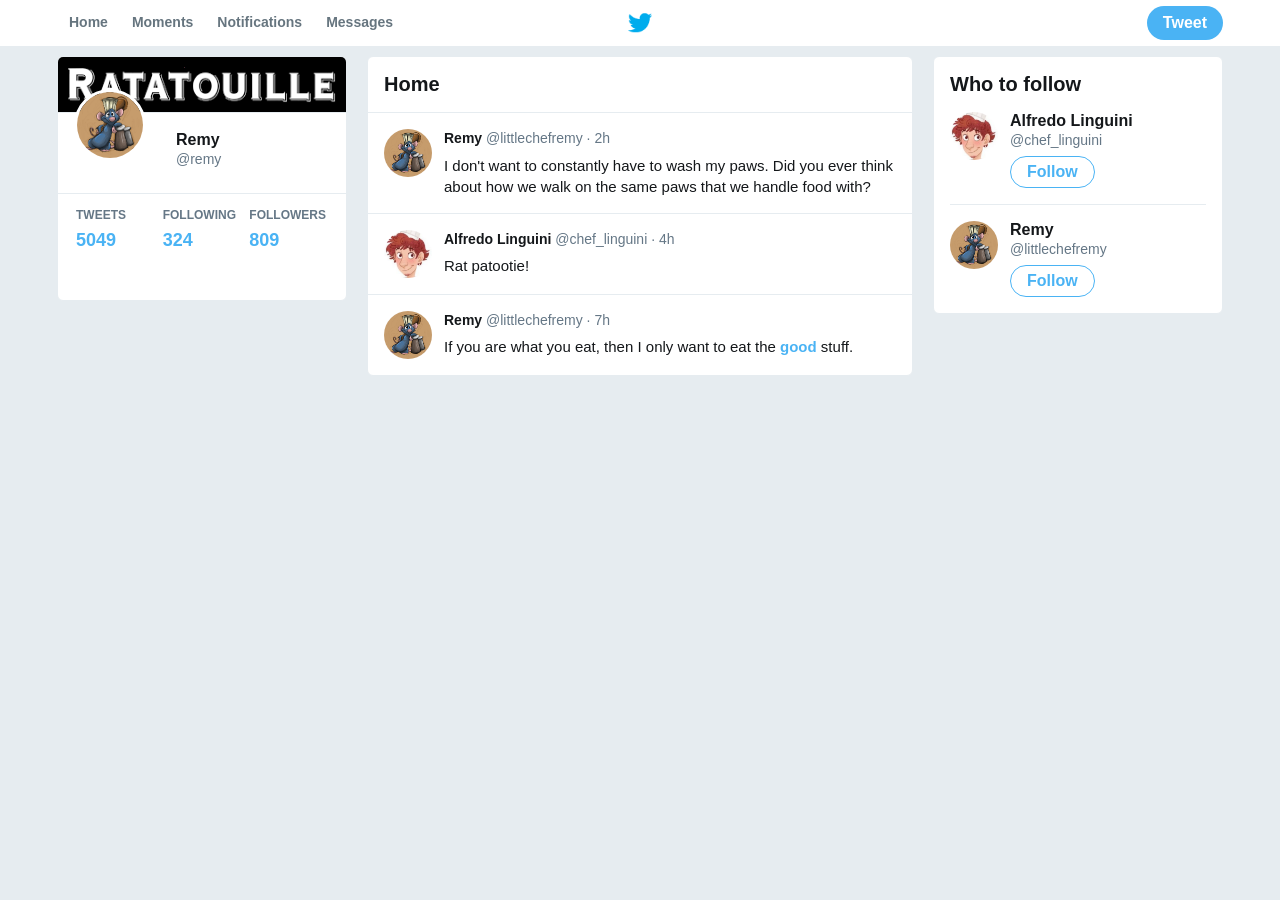
<file: index.html>
<!DOCTYPE html>
<html lang="en">
  <head>
    <meta charset="UTF-8">
    <meta name="viewport" content="width=device-width, initial-scale=1.0">
    <title>Twitter Page</title>
    <link rel="stylesheet" href="index.css">
  </head>
  <body>
    <header class="site-header">
      <nav class="top-navigation" role="navigation" aria-label="Main navigation">
        <a class="skip-link" href="#main-content">Skip to main content</a>

        <div class="navigation-links">
          <a href="#">Home</a>
          <a href="#">Moments</a>
          <a href="#">Notifications</a>
          <a href="#">Messages</a>
        </div>

        <a class="twitter-logo" href="#" aria-label="Twitter home">
          <img src="./images/twitter-logo.png" alt="Twitter logo">
        </a>

        <button class="compose-button" type="button">Tweet</button>
      </nav>
    </header>

    <div class="content-wrapper">
      <aside class="content-left">
        <section class="panel profile-panel">
          <h2 class="sr-only">Profile</h2>

          <div class="profile-cover-row">
            <img
              class="profile-cover-image"
              src="./images/ratatouille-banner.png"
              alt="Ratatouille banner"
            >
          </div>

          <div class="profile-info-row">
            <img class="profile-photo" src="./images/ratatouille.jpg" alt="Remy profile photo">
            <div class="profile-identity">
              <p class="profile-display-name">Remy</p>
              <p class="account-handle">@remy</p>
            </div>
          </div>

          <div class="profile-stats-row">
            <div class="profile-stat">
              <p class="stat-label">Tweets</p>
              <p class="stat-count">5049</p>
            </div>
            <div class="profile-stat">
              <p class="stat-label">Following</p>
              <p class="stat-count">324</p>
            </div>
            <div class="profile-stat">
              <p class="stat-label">Followers</p>
              <p class="stat-count">809</p>
            </div>
          </div>
        </section>
      </aside>

      <main class="content-center" id="main-content" role="main">
        <section class="panel timeline-panel">
          <h1>Home</h1>

          <article class="tweet-item">
            <img class="user-avatar" src="./images/ratatouille.jpg" alt="Remy profile photo">
            <div class="tweet-content">
              <p class="tweet-byline"><strong>Remy</strong> @littlechefremy &middot; 2h</p>
              <p>
                I don&apos;t want to constantly have to wash my paws. Did you ever think about how
                we walk on the same paws that we handle food with?
              </p>
            </div>
          </article>

          <article class="tweet-item">
            <img class="user-avatar" src="./images/linguini.png" alt="Linguini profile photo">
            <div class="tweet-content">
              <p class="tweet-byline"><strong>Alfredo Linguini</strong> @chef_linguini &middot; 4h</p>
              <p>Rat patootie!</p>
            </div>
          </article>

          <article class="tweet-item">
            <img class="user-avatar" src="./images/ratatouille.jpg" alt="Remy profile photo">
            <div class="tweet-content">
              <p class="tweet-byline"><strong>Remy</strong> @littlechefremy &middot; 7h</p>
              <p>If you are what you eat, then I only want to eat the <span class="tweet-highlight">good</span> stuff.</p>
            </div>
          </article>
        </section>
      </main>

      <aside class="content-right" aria-label="Who to follow">
        <section class="panel follow-panel">
          <h2>Who to follow</h2>

          <div class="follow-suggestion">
            <img class="user-avatar" src="./images/linguini.png" alt="Linguini profile photo">
            <div>
              <p class="follow-display-name">Alfredo Linguini</p>
              <p class="account-handle">@chef_linguini</p>
              <button class="follow-action-button" type="button">Follow</button>
            </div>
          </div>

          <div class="follow-suggestion">
            <img class="user-avatar" src="./images/ratatouille.jpg" alt="Remy profile photo">
            <div>
              <p class="follow-display-name">Remy</p>
              <p class="account-handle">@littlechefremy</p>
              <button class="follow-action-button" type="button">Follow</button>
            </div>
          </div>
        </section>
      </aside>
    </div>
  </body>
</html>
</file>
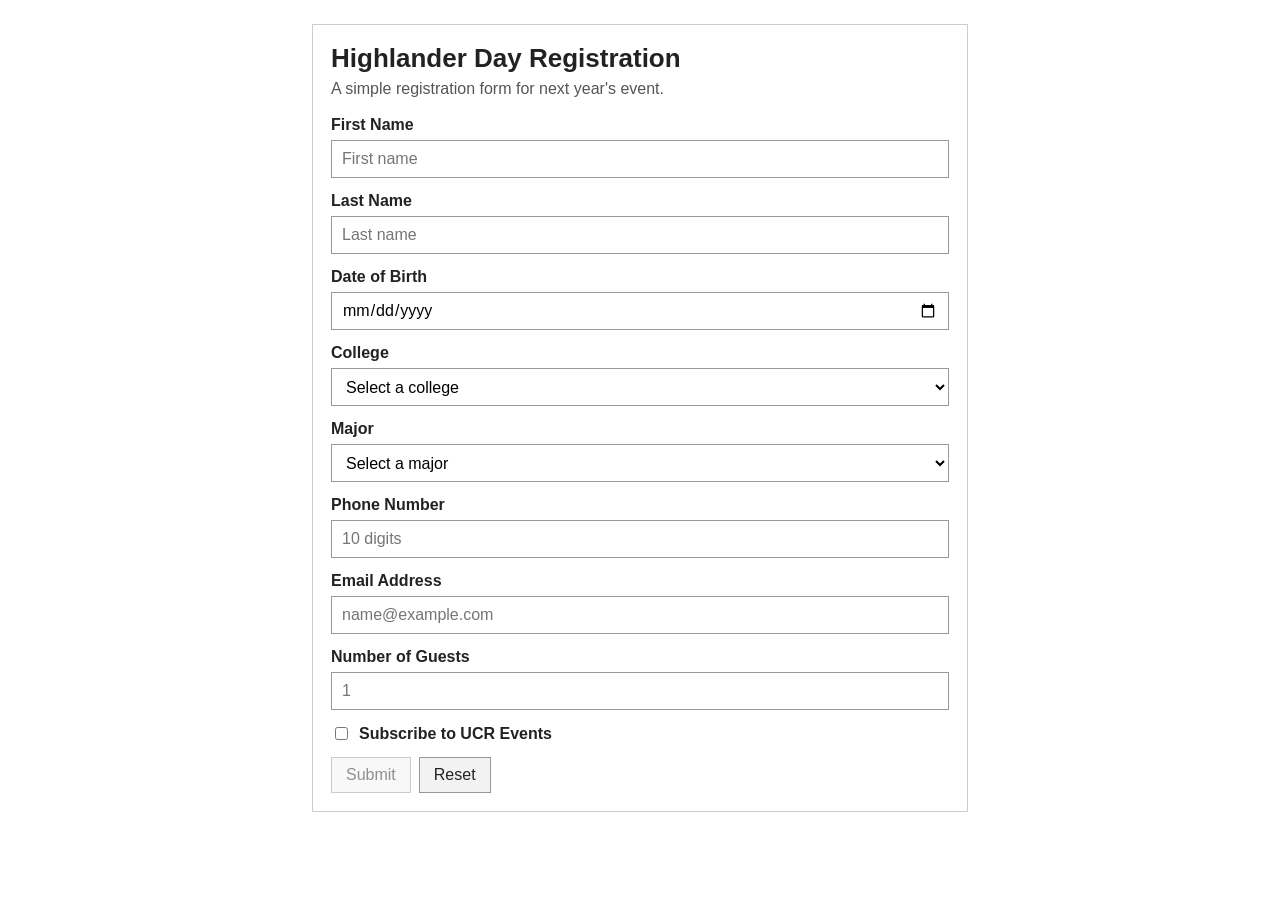
<file: part2.html>
<!DOCTYPE html>
<html lang="en">
  <head>
    <meta charset="UTF-8">
    <meta name="viewport" content="width=device-width, initial-scale=1.0">
    <title>Highlander Day Registration</title>
    <link rel="stylesheet" href="part2.css">
  </head>
  <body>
    <main class="registration-page">
      <section class="registration-card">
        <h1>Highlander Day Registration</h1>
        <p class="page-note">A simple registration form for next year&apos;s event.</p>

        <form class="registration-form" action="part2.html" method="get" autocomplete="off"
          novalidate>
          <div class="form-field">
            <label for="first-name">First Name</label>
            <input id="first-name" name="firstName" type="text" required pattern="[A-Za-z]+"
              placeholder="First name">
            <p class="error-message">Please enter letters only.</p>
          </div>

          <div class="form-field">
            <label for="last-name">Last Name</label>
            <input id="last-name" name="lastName" type="text" required pattern="[A-Za-z]+"
              placeholder="Last name">
            <p class="error-message">Please enter letters only.</p>
          </div>

          <div class="form-field">
            <label for="birth-date">Date of Birth</label>
            <input id="birth-date" name="birthDate" type="date" required max="2010-04-17">
            <p class="error-message">Student must be at least 16 years old.</p>
          </div>

          <div class="form-field">
            <label for="college">College</label>
            <select id="college" name="college" required>
              <option value="">Select a college</option>
              <option value="BCOE">BCOE</option>
              <option value="CNAS">CNAS</option>
              <option value="CHASS">CHASS</option>
              <option value="SOB">SOB</option>
              <option value="SPP">SPP</option>
              <option value="SOE">SOE</option>
            </select>
            <p class="error-message">Please choose a college.</p>
          </div>

          <div class="form-field">
            <label for="major">Major</label>
            <select id="major" name="major" required>
              <option value="">Select a major</option>
              <optgroup label="BCOE">
                <option value="Computer Science">Computer Science</option>
                <option value="Computer Engineering">Computer Engineering</option>
              </optgroup>
              <optgroup label="CNAS">
                <option value="Biology">Biology</option>
                <option value="Chemistry">Chemistry</option>
                <option value="Mathematics">Mathematics</option>
              </optgroup>
              <optgroup label="CHASS">
                <option value="Psychology">Psychology</option>
                <option value="Sociology">Sociology</option>
                <option value="History">History</option>
              </optgroup>
              <optgroup label="SOB">
                <option value="Business Administration">Business Administration</option>
                <option value="Accounting">Accounting</option>
              </optgroup>
              <optgroup label="SPP">
                <option value="Public Policy">Public Policy</option>
              </optgroup>
              <optgroup label="SOE">
                <option value="Education">Education</option>
              </optgroup>
            </select>
            <p class="error-message">Please choose a major.</p>
          </div>

          <div class="form-field">
            <label for="phone">Phone Number</label>
            <input id="phone" name="phone" type="tel" required pattern="[0-9]{10}"
              placeholder="10 digits">
            <p class="error-message">Please enter exactly 10 digits.</p>
          </div>

          <div class="form-field">
            <label for="email">Email Address</label>
            <input id="email" name="email" type="email" required placeholder="name@example.com">
            <p class="error-message">Please enter a valid email address.</p>
          </div>

          <div class="form-field">
            <label for="guests">Number of Guests</label>
            <input id="guests" name="guests" type="number" min="1" required placeholder="1">
            <p class="error-message">Please enter a number of at least 1.</p>
          </div>

          <div class="checkbox-field">
            <input id="subscribe" name="subscribe" type="checkbox">
            <label for="subscribe">Subscribe to UCR Events</label>
          </div>

          <div class="button-row">
            <button class="submit-button" type="submit" disabled>Submit</button>
            <button class="reset-button" type="reset">Reset</button>
          </div>
        </form>
      </section>
    </main>
    <script src="part2.js" defer></script>
  </body>
</html>
</file>
<file: index.css>
* {
  box-sizing: border-box;
}

body {
  margin: 0;
  font-family: "Helvetica Neue", Helvetica, Arial, sans-serif;
  background-color: #e6ecf0;
  color: #14171a;
}

h1,
h2,
p {
  margin: 0;
}

a {
  color: inherit;
  text-decoration: none;
}

img {
  display: block;
  max-width: 100%;
}

button {
  font: inherit;
}

.skip-link {
  display: none;
}

.sr-only {
  position: absolute;
  width: 1px;
  height: 1px;
  overflow: hidden;
  clip: rect(0, 0, 0, 0);
}

.site-header {
  position: fixed;
  top: 0;
  left: 0;
  width: 100%;
  z-index: 100;
  background-color: #ffffff;
  border-bottom: 1px solid #e6ecf0;
}

.top-navigation {
  position: relative;
  display: flex;
  align-items: center;
  justify-content: space-between;
  max-width: 1190px;
  height: 46px;
  margin: 0 auto;
  padding: 0 12px;
}

.navigation-links {
  display: flex;
}

.navigation-links a {
  display: flex;
  align-items: center;
  height: 46px;
  padding: 0 12px;
  border-bottom: 2px solid transparent;
  color: #66757f;
  font-size: 14px;
  font-weight: 700;
}

.navigation-links a:hover {
  color: #4ab3f4;
  border-bottom-color: #4ab3f4;
}

.twitter-logo {
  position: absolute;
  top: 50%;
  left: 50%;
  width: 24px;
  transform: translate(-50%, -50%);
}

.compose-button,
.follow-action-button {
  padding: 0 16px;
  border-radius: 999px;
  font-weight: 700;
  cursor: pointer;
}

.compose-button {
  height: 34px;
  border: 0;
  background-color: #4ab3f4;
  color: #ffffff;
}

.content-wrapper {
  display: flex;
  align-items: flex-start;
  gap: 20px;
  max-width: 1190px;
  margin: 56px auto;
  padding: 0 12px;
}

.content-left,
.content-right {
  flex: 0 0 290px;
}

.content-center {
  flex: 1;
  min-width: 0;
}

.panel {
  overflow: hidden;
  border: 1px solid #e6ecf0;
  border-radius: 6px;
  background-color: #ffffff;
}

.profile-panel,
.follow-panel {
  min-height: 245px;
}

.profile-cover-row {
  padding: 10px 10px 0;
  border-bottom: 1px solid #e6ecf0;
  background-color: #000000;
}

.profile-cover-image {
  width: 100%;
  height: auto;
}

.profile-info-row {
  position: relative;
  min-height: 80px;
  padding: 12px 16px 14px 118px;
  background-color: #ffffff;
}

.profile-photo,
.user-avatar {
  border-radius: 50%;
  object-fit: cover;
}

.profile-photo {
  position: absolute;
  top: -24px;
  left: 16px;
  z-index: 2;
  width: 72px;
  height: 72px;
  border: 3px solid #ffffff;
}

.profile-identity {
  padding-top: 6px;
}

.profile-display-name {
  font-size: 16px;
  font-weight: 700;
}

.user-avatar {
  width: 48px;
  height: 48px;
  flex-shrink: 0;
}

.follow-display-name {
  font-weight: 700;
}

.account-handle,
.tweet-byline {
  color: #657786;
  font-size: 14px;
}

.account-handle {
  margin-top: 2px;
}

.profile-stats-row {
  display: flex;
  justify-content: space-between;
  gap: 8px;
  padding: 14px 18px 18px;
  border-top: 1px solid #e6ecf0;
}

.profile-stat {
  flex: 1;
}

.stat-label {
  color: #657786;
  font-size: 12px;
  font-weight: 700;
  text-transform: uppercase;
}

.stat-count {
  margin-top: 8px;
  color: #4ab3f4;
  font-size: 18px;
  font-weight: 700;
}

.timeline-panel h1 {
  padding: 16px;
  border-bottom: 1px solid #e6ecf0;
  font-size: 20px;
}

.tweet-item {
  display: flex;
  gap: 12px;
  padding: 16px;
  border-bottom: 1px solid #e6ecf0;
}

.tweet-item:last-child {
  border-bottom: 0;
}

.tweet-content {
  font-size: 15px;
  line-height: 1.4;
}

.tweet-byline {
  margin-bottom: 6px;
}

.tweet-byline strong {
  color: #14171a;
}

.tweet-highlight {
  color: #4ab3f4;
  font-weight: 700;
}

.follow-panel {
  padding: 16px;
}

.follow-panel h2 {
  margin-bottom: 16px;
  font-size: 20px;
}

.follow-suggestion {
  display: flex;
  align-items: flex-start;
  gap: 12px;
}

.follow-suggestion + .follow-suggestion {
  margin-top: 16px;
  padding-top: 16px;
  border-top: 1px solid #e6ecf0;
}

.follow-action-button {
  height: 32px;
  margin-top: 8px;
  border: 1px solid #4ab3f4;
  background-color: #ffffff;
  color: #4ab3f4;
}


@media (max-width: 1200px) {
  .content-right {
    display: none;
  }
}

@media (max-width: 900px) {
  .content-wrapper {
    flex-direction: column;
  }

  .content-left,
  .content-center {
    width: 100%;
    flex: 1 1 auto;
  }
}

@media (max-width: 650px) {
  .navigation-links a {
    padding: 0 8px;
    font-size: 12px;
  }

  .compose-button {
    padding: 0 12px;
  }
}
</file>
<file: part2.css>
* {
  box-sizing: border-box;
}

body {
  margin: 0;
  font-family: Arial, sans-serif;
  background-color: #ffffff;
  color: #222222;
}

h1,
p {
  margin: 0;
}

button,
input,
select {
  font: inherit;
}

.registration-page {
  max-width: 680px;
  margin: 24px auto;
  padding: 0 12px;
}

.registration-card {
  padding: 18px;
  border: 1px solid #cccccc;
  background-color: #ffffff;
}

.registration-card h1 {
  font-size: 26px;
}

.page-note {
  margin-top: 6px;
  margin-bottom: 18px;
  color: #555555;
}

.registration-form {
  display: flex;
  flex-direction: column;
  gap: 14px;
}

.form-field {
  display: flex;
  flex-direction: column;
}

.form-field label,
.checkbox-field label {
  margin-bottom: 6px;
  font-weight: 700;
}

.form-field input,
.form-field select {
  width: 100%;
  height: 38px;
  padding: 0 10px;
  border: 1px solid #999999;
  background-color: #ffffff;
}

.form-field input:focus,
.form-field select:focus {
  outline: none;
  border-color: #555555;
}

.form-field input.is-invalid,
.form-field select.is-invalid {
  border: 2px solid #c62828;
}

.error-message {
  display: none;
  margin-top: 4px;
  color: #c62828;
  font-size: 12px;
}

.form-field.show-error .error-message {
  display: block;
}

.checkbox-field {
  display: flex;
  align-items: center;
  gap: 8px;
}

.checkbox-field label {
  margin-bottom: 0;
}

.button-row {
  display: flex;
  gap: 8px;
}

.submit-button,
.reset-button {
  padding: 8px 14px;
  border: 1px solid #999999;
  background-color: #f2f2f2;
  color: #222222;
  cursor: pointer;
}

.submit-button:disabled {
  opacity: 0.5;
  pointer-events: none;
}
</file>
